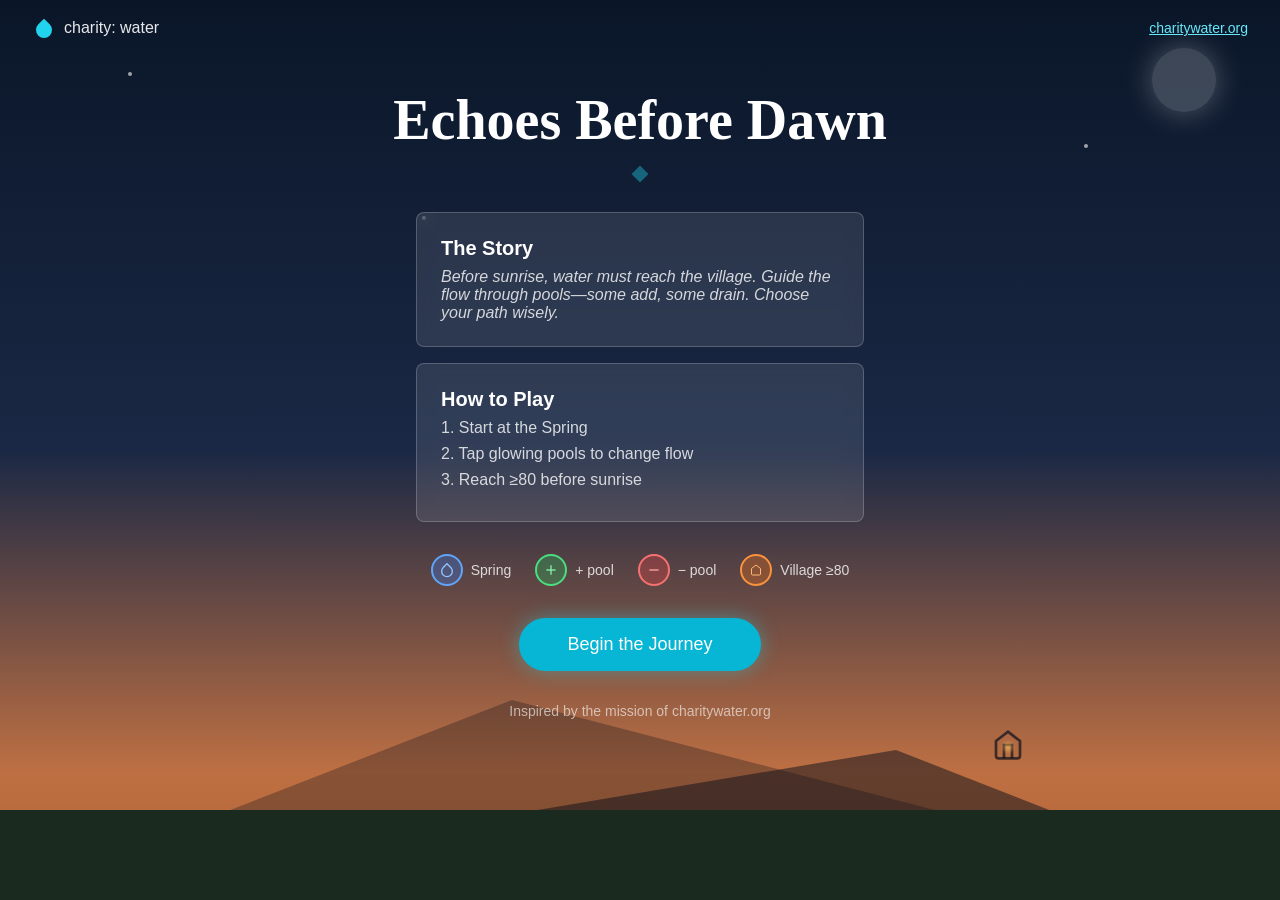
<file: index.html>
<!DOCTYPE html>
<html lang="en">
<head>
    <meta charset="UTF-8">
    <meta name="viewport" content="width=device-width, initial-scale=1.0">
    <title>Echoes Before Dawn</title>
    <link rel="stylesheet" href="styles.css">
</head>
<body>
    <div class="screen start-screen">
        <!-- Background elements -->
        <div class="stars">
            <div class="star" style="top: 8%; left: 10%;"></div>
            <div class="star" style="top: 16%; right: 15%;"></div>
            <div class="star" style="top: 24%; left: 33%;"></div>
        </div>
        
        <div class="moon"></div>
        
        <div class="mountains">
            <div class="mountain back"></div>
            <div class="mountain front"></div>
            <div class="mist"></div>
        </div>
        
        <div class="village">
            <div class="house">
                <svg width="32" height="32" viewBox="0 0 24 24" fill="none" stroke="currentColor" stroke-width="2">
                    <path d="M3 9l9-7 9 7v11a2 2 0 0 1-2 2H5a2 2 0 0 1-2-2z"></path>
                    <polyline points="9 22 9 12 15 12 15 22"></polyline>
                </svg>
                <div class="window-glow"></div>
            </div>
        </div>
        
        <div class="ground"></div>
        
        <!-- Top bar -->
        <div class="top-bar">
            <div class="logo">
                <svg width="24" height="24" viewBox="0 0 24 24" fill="currentColor">
                    <path d="M12 2.69l5.66 5.66a8 8 0 1 1-11.31 0z"></path>
                </svg>
                <span>charity: water</span>
            </div>
            <a href="https://charitywater.org" target="_blank" class="charity-link">charitywater.org</a>
        </div>
        
        <!-- Main content -->
        <div class="content">
            <h1 class="title">Echoes Before Dawn</h1>
            
            <div class="diamond-divider"></div>
            
            <div class="cards">
                <div class="card">
                    <h2>The Story</h2>
                    <p class="italic">Before sunrise, water must reach the village. Guide the flow through pools—some add, some drain. Choose your path wisely.</p>
                </div>
                
                <div class="card">
                    <h2>How to Play</h2>
                    <ol class="how-to-play">
                        <li>1. Start at the Spring</li>
                        <li>2. Tap glowing pools to change flow</li>
                        <li>3. Reach ≥80 before sunrise</li>
                    </ol>
                </div>
            </div>
            
            <div class="legend">
                <div class="legend-item">
                    <div class="icon-circle blue">
                        <svg width="16" height="16" viewBox="0 0 24 24" fill="none" stroke="currentColor" stroke-width="2">
                            <path d="M12 2.69l5.66 5.66a8 8 0 1 1-11.31 0z"></path>
                        </svg>
                    </div>
                    <span>Spring</span>
                </div>
                
                <div class="legend-item">
                    <div class="icon-circle green">
                        <svg width="16" height="16" viewBox="0 0 24 24" fill="none" stroke="currentColor" stroke-width="2">
                            <line x1="12" y1="5" x2="12" y2="19"></line>
                            <line x1="5" y1="12" x2="19" y2="12"></line>
                        </svg>
                    </div>
                    <span>+ pool</span>
                </div>
                
                <div class="legend-item">
                    <div class="icon-circle red">
                        <svg width="16" height="16" viewBox="0 0 24 24" fill="none" stroke="currentColor" stroke-width="2">
                            <line x1="5" y1="12" x2="19" y2="12"></line>
                        </svg>
                    </div>
                    <span>− pool</span>
                </div>
                
                <div class="legend-item">
                    <div class="icon-circle orange">
                        <svg width="12" height="12" viewBox="0 0 24 24" fill="none" stroke="currentColor" stroke-width="2">
                            <path d="M3 9l9-7 9 7v11a2 2 0 0 1-2 2H5a2 2 0 0 1-2-2z"></path>
                        </svg>
                    </div>
                    <span>Village ≥80</span>
                </div>
            </div>
            
            <a href="game.html" class="cta-button">Begin the Journey</a>
            
            <p class="footer-text">Inspired by the mission of charitywater.org</p>
        </div>
    </div>
</body>
</html>
</file>
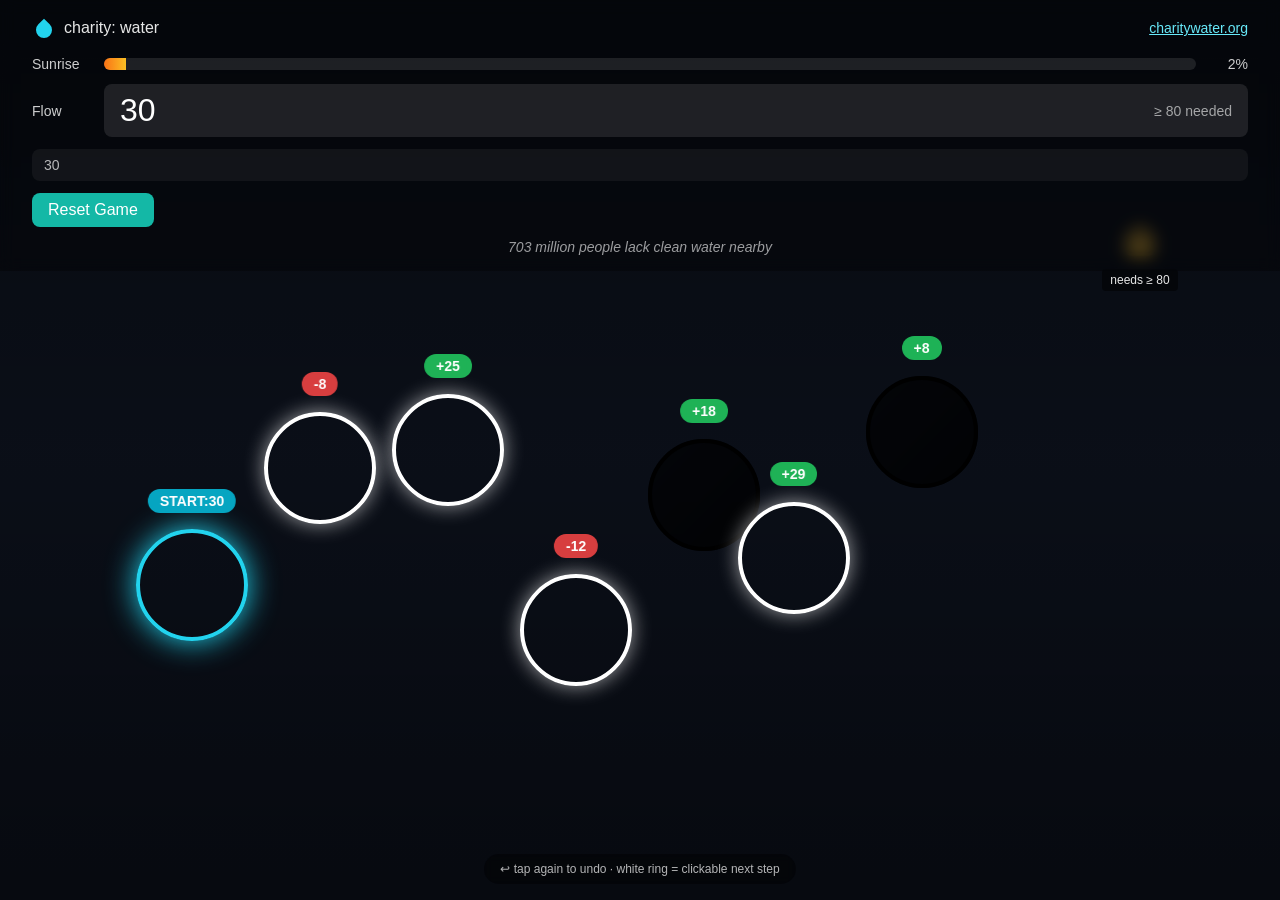
<file: game.html>
<!DOCTYPE html>
<html lang="en">
<head>
    <meta charset="UTF-8">
    <meta name="viewport" content="width=device-width, initial-scale=1.0">
    <title>Echoes Before Dawn - Game</title>
    <link rel="stylesheet" href="styles.css">
</head>
<body>
    <div class="screen game-screen">
        <!-- Background image -->
        <div class="game-background"></div>
        
        <!-- Village -->
        <div class="game-village">
            <div class="house">
                <svg width="32" height="32" viewBox="0 0 24 24" fill="none" stroke="currentColor" stroke-width="2">
                    <path d="M3 9l9-7 9 7v11a2 2 0 0 1-2 2H5a2 2 0 0 1-2-2z"></path>
                    <polyline points="9 22 9 12 15 12 15 22"></polyline>
                </svg>
                <div class="window-glow"></div>
            </div>
            <div class="village-label">needs ≥ 80</div>
        </div>
        
        <!-- Top bar -->
        <div class="top-bar game-top">
            <div class="logo">
                <svg width="24" height="24" viewBox="0 0 24 24" fill="currentColor">
                    <path d="M12 2.69l5.66 5.66a8 8 0 1 1-11.31 0z"></path>
                </svg>
                <span>charity: water</span>
            </div>
            <a href="https://charitywater.org" target="_blank" class="charity-link">charitywater.org</a>
        </div>
        
        <!-- Game UI -->
        <div class="game-ui">
            <!-- Sunrise progress -->
            <div class="ui-row">
                <span class="ui-label">Sunrise</span>
                <div class="progress-bar">
                    <div class="progress-fill" id="sunrise-progress"></div>
                </div>
                <span class="ui-value" id="sunrise-percent">0%</span>
            </div>
            
            <!-- Flow display -->
            <div class="ui-row">
                <span class="ui-label">Flow</span>
                <div class="flow-display">
                    <span class="flow-value" id="flow-value">30</span>
                    <span class="flow-needed">≥ 80 needed</span>
                </div>
            </div>
            
            <!-- Flow chain -->
            <div class="flow-chain">
                <div id="chain-display">30</div>
            </div>
            
            <!-- Reset button -->
            <div class="ui-row">
                <button class="reset-btn" onclick="resetGame()">Reset Game</button>
            </div>
            
            <!-- Fact ticker -->
            <div class="fact-ticker">
                <p id="fact-text">703 million people lack clean water nearby</p>
            </div>
        </div>
        
        <!-- Pool indicators -->
        <svg class="connection-lines" id="connection-lines"></svg>
        <div class="pool-container" id="pool-container"></div>
        
        <!-- Hint text -->
        <div class="hint-text">
            <p>↩ tap again to undo · white ring = clickable next step</p>
        </div>
        
        <!-- Win Modal (hidden) -->
        <div class="modal" id="win-modal">
            <div class="modal-overlay"></div>
            <div class="modal-glow teal"></div>
            <div class="modal-content">
                <div class="modal-emoji">💧</div>
                <h2 class="modal-title gold">Water Flows</h2>
                <p class="modal-story">Amara made it. The village wakes to clean water.</p>
                
                <div class="modal-card">
                    <div class="card-label">Your path · final flow: <span id="final-flow-win">0</span></div>
                    <div class="card-chain" id="final-chain-win"></div>
                </div>
                
                <div class="modal-card impact">
                    <p>$40 gives one person clean water for life. 100,000+ projects funded.</p>
                    <a href="https://charitywater.org" target="_blank">
                        Support the real mission at charitywater.org ↗
                    </a>
                </div>
                
                <div class="modal-buttons">
                    <button class="modal-btn primary" onclick="resetGame()">Play Again</button>
                    <button class="modal-btn secondary" onclick="shareGame()">Share 🔗</button>
                </div>
                
                <a href="index.html" class="back-to-start">← Back to Start</a>
            </div>
        </div>
        
        <!-- Lose Modal (hidden) -->
        <div class="modal" id="lose-modal">
            <div class="modal-overlay"></div>
            <div class="modal-glow sunrise">
                <div class="sun-orb"></div>
            </div>
            <div class="modal-content">
                <div class="modal-emoji">🌅</div>
                <h2 class="modal-title red">Sunrise Came</h2>
                <p class="modal-story">The flow didn't reach the village in time. Amara will try again tomorrow.</p>
                
                <div class="modal-card status">
                    <p>Flow reached <strong id="final-flow-lose">0</strong> — needed <strong>≥ 80</strong></p>
                </div>
                
                <div class="modal-card fact">
                    <p>Women and girls spend 6 hours a day collecting water — away from school.</p>
                </div>
                
                <div class="modal-buttons">
                    <button class="modal-btn primary" onclick="resetGame()">Try Again</button>
                    <a href="https://charitywater.org" target="_blank" class="modal-btn secondary">
                        charitywater.org ↗
                    </a>
                </div>
                
                <a href="index.html" class="back-to-start">← Back to Start</a>
            </div>
        </div>
    </div>

    <script src="game.js"></script>
</body>
</html>
</file>
<file: styles.css>
/* Reset and Base Styles */
* {
    margin: 0;
    padding: 0;
    box-sizing: border-box;
}

body {
    font-family: -apple-system, BlinkMacSystemFont, 'Segoe UI', Roboto, sans-serif;
    overflow-x: hidden;
}

/* Screen Base Styles */
.screen {
    min-height: 100vh;
    width: 100%;
    position: relative;
    overflow: hidden;
}

/* Start Screen */
.start-screen {
    background: linear-gradient(to bottom, #0a1628 0%, #1a2845 50%, #ff8c42 100%);
}

.stars .star {
    position: absolute;
    width: 4px;
    height: 4px;
    background: rgba(255, 255, 255, 0.6);
    border-radius: 50%;
}

.moon {
    position: absolute;
    top: 3rem;
    right: 4rem;
    width: 4rem;
    height: 4rem;
    background: rgba(255, 255, 255, 0.2);
    border-radius: 50%;
    box-shadow: 0 0 30px rgba(255, 255, 255, 0.3);
}

.mountains {
    position: absolute;
    bottom: 0;
    left: 0;
    right: 0;
    height: 40%;
    pointer-events: none;
}

.mountain {
    position: absolute;
    bottom: 0;
    width: 0;
    height: 0;
}

.mountain.back {
    border-left: 40vw solid transparent;
    border-right: 60vw solid transparent;
    border-bottom: 200px solid #0a0f1a;
    left: 0;
    opacity: 0.3;
}

.mountain.front {
    border-left: 70vw solid transparent;
    border-right: 30vw solid transparent;
    border-bottom: 150px solid #0a0f1a;
    right: 0;
    opacity: 0.5;
}

.mist {
    position: absolute;
    bottom: 0;
    left: 0;
    right: 0;
    height: 8rem;
    background: linear-gradient(to top, rgba(10, 15, 26, 0.4), transparent);
}

.village {
    position: absolute;
    bottom: 15%;
    right: 20%;
    z-index: 10;
}

.house {
    position: relative;
    color: rgba(10, 15, 26, 0.7);
}

.window-glow {
    position: absolute;
    top: 50%;
    left: 50%;
    transform: translate(-50%, -50%);
    width: 8px;
    height: 8px;
    background: rgba(255, 200, 100, 0.6);
    border-radius: 2px;
    filter: blur(2px);
}

.ground {
    position: absolute;
    bottom: 0;
    left: 0;
    right: 0;
    height: 10%;
    background: #1a2a1f;
}

.top-bar {
    position: relative;
    z-index: 20;
    display: flex;
    justify-content: space-between;
    align-items: center;
    padding: 1rem 2rem;
}

.logo {
    display: flex;
    align-items: center;
    gap: 0.5rem;
    color: rgba(255, 255, 255, 0.9);
}

.logo svg {
    color: #22d3ee;
}

.charity-link {
    color: #67e8f9;
    text-decoration: underline;
    font-size: 0.875rem;
}

.charity-link:hover {
    color: #a5f3fc;
}

.content {
    position: relative;
    z-index: 20;
    display: flex;
    flex-direction: column;
    align-items: center;
    padding: 2rem 1rem 5rem;
}

.title {
    font-size: 3.5rem;
    color: white;
    text-align: center;
    font-family: Georgia, serif;
    margin-bottom: 1rem;
}

.diamond-divider {
    width: 12px;
    height: 12px;
    background: rgba(34, 211, 238, 0.4);
    transform: rotate(45deg);
    margin-bottom: 2rem;
}

.cards {
    width: 100%;
    max-width: 28rem;
    display: flex;
    flex-direction: column;
    gap: 1rem;
    margin-bottom: 2rem;
}

.card {
    background: rgba(255, 255, 255, 0.1);
    backdrop-filter: blur(8px);
    border: 1px solid rgba(255, 255, 255, 0.2);
    border-radius: 0.5rem;
    padding: 1.5rem;
}

.card h2 {
    color: white;
    font-size: 1.25rem;
    margin-bottom: 0.5rem;
}

.card p {
    color: rgba(255, 255, 255, 0.8);
}

.italic {
    font-style: italic;
}

.how-to-play {
    list-style: none;
    color: rgba(255, 255, 255, 0.8);
}

.how-to-play li {
    margin-bottom: 0.5rem;
}

.legend {
    display: flex;
    flex-wrap: wrap;
    gap: 1.5rem;
    justify-content: center;
    margin-bottom: 2rem;
    padding: 0 1rem;
}

.legend-item {
    display: flex;
    align-items: center;
    gap: 0.5rem;
}

.icon-circle {
    width: 2rem;
    height: 2rem;
    border-radius: 50%;
    display: flex;
    align-items: center;
    justify-content: center;
    border: 2px solid;
}

.icon-circle.blue {
    background: rgba(59, 130, 246, 0.3);
    border-color: #60a5fa;
    color: #93c5fd;
}

.icon-circle.green {
    background: rgba(34, 197, 94, 0.3);
    border-color: #4ade80;
    color: #86efac;
}

.icon-circle.red {
    background: rgba(239, 68, 68, 0.3);
    border-color: #f87171;
    color: #fca5a5;
}

.icon-circle.orange {
    background: rgba(249, 115, 22, 0.3);
    border-color: #fb923c;
    color: #fdba74;
}

.legend-item span {
    color: rgba(255, 255, 255, 0.8);
    font-size: 0.875rem;
}

.cta-button {
    display: inline-block;
    padding: 1rem 3rem;
    background: #06b6d4;
    color: white;
    text-decoration: none;
    border-radius: 9999px;
    font-size: 1.125rem;
    box-shadow: 0 0 20px rgba(34, 211, 238, 0.4);
    transition: background 0.2s;
}

.cta-button:hover {
    background: #22d3ee;
}

.footer-text {
    color: rgba(255, 255, 255, 0.6);
    font-size: 0.875rem;
    text-align: center;
    margin-top: 2rem;
}

/* Game Screen */
.game-screen {
    background: #111827;
}

.game-background {
    position: absolute;
    inset: 0;
    background: url('https://images.unsplash.com/photo-1674240471461-8953b093444d?crop=entropy&cs=tinysrgb&fit=max&fm=jpg&ixid=M3w3Nzg4Nzd8MHwxfHNlYXJjaHwxfHxuYXR1cmFsJTIwc3RvbmUlMjB3YXRlciUyMHBvb2xzJTIwbGFuZHNjYXBlJTIwZGF3bnxlbnwxfHx8fDE3NzE4MTM5MDJ8MA&ixlib=rb-4.1.0&q=80&w=1080') center/cover;
}

.game-background::after {
    content: '';
    position: absolute;
    inset: 0;
    background: linear-gradient(to bottom, rgba(0,0,0,0.6), rgba(0,0,0,0.4), rgba(0,0,0,0.6));
}

.game-background.blurred {
    filter: blur(4px);
}

.game-village {
    position: absolute;
    top: 25%;
    right: 8%;
    z-index: 10;
    display: flex;
    flex-direction: column;
    align-items: center;
}

.game-village .house {
    color: rgba(251, 191, 36, 0.8);
    margin-bottom: 0.5rem;
}

.village-label {
    font-size: 0.75rem;
    color: rgba(255, 255, 255, 0.9);
    background: rgba(0, 0, 0, 0.5);
    padding: 0.25rem 0.5rem;
    border-radius: 0.25rem;
    backdrop-filter: blur(4px);
}

.game-top {
    background: rgba(0, 0, 0, 0.3);
    backdrop-filter: blur(8px);
}

.game-ui {
    position: relative;
    z-index: 20;
    padding: 0 2rem 1rem;
    background: rgba(0, 0, 0, 0.3);
    backdrop-filter: blur(8px);
    display: flex;
    flex-direction: column;
    gap: 0.75rem;
}

.ui-row {
    display: flex;
    align-items: center;
    gap: 0.75rem;
}

.ui-label {
    color: rgba(255, 255, 255, 0.8);
    font-size: 0.875rem;
    min-width: 60px;
}

.progress-bar {
    flex: 1;
    height: 0.75rem;
    background: rgba(255, 255, 255, 0.1);
    border-radius: 9999px;
    overflow: hidden;
}

.progress-fill {
    height: 100%;
    background: linear-gradient(to right, #f97316, #fbbf24);
    width: 0%;
    transition: width 0.3s;
}

.ui-value {
    color: rgba(255, 255, 255, 0.8);
    font-size: 0.875rem;
    min-width: 40px;
    text-align: right;
}

.flow-display {
    flex: 1;
    background: rgba(255, 255, 255, 0.1);
    border-radius: 0.5rem;
    padding: 0.5rem 1rem;
    display: flex;
    justify-content: space-between;
    align-items: center;
}

.flow-value {
    font-size: 2rem;
    color: white;
}

.flow-needed {
    font-size: 0.875rem;
    color: rgba(255, 255, 255, 0.6);
}

.flow-chain {
    background: rgba(255, 255, 255, 0.05);
    border-radius: 0.5rem;
    padding: 0.5rem 0.75rem;
    overflow-x: auto;
}

.flow-chain div {
    color: rgba(255, 255, 255, 0.7);
    font-size: 0.875rem;
    white-space: nowrap;
}

.fact-ticker {
    text-align: center;
}

.fact-ticker p {
    color: rgba(255, 255, 255, 0.6);
    font-size: 0.875rem;
    font-style: italic;
}

.connection-lines {
    position: absolute;
    inset: 0;
    z-index: 14;
    pointer-events: none;
}

.pool-container {
    position: absolute;
    inset: 0;
    z-index: 15;
}

.pool {
    position: absolute;
    transform: translate(-50%, -50%);
    width: 7rem;
    height: 7rem;
    border-radius: 50%;
    cursor: pointer;
    transition: all 0.3s;
}

.pool.locked {
    cursor: not-allowed;
}

.pool-overlay {
    position: absolute;
    inset: 0;
    border-radius: 50%;
}

.pool.locked .pool-overlay {
    background: linear-gradient(135deg, rgba(0,0,0,0.6), rgba(0,0,0,0.8));
    backdrop-filter: blur(1px);
}

.pool-ring {
    position: absolute;
    inset: 0;
    border-radius: 50%;
    border: 4px solid;
}

.pool.tapped .pool-ring {
    border-color: #14b8a6;
    box-shadow: 0 0 25px rgba(20, 184, 166, 0.8);
}

.pool.clickable .pool-ring {
    border-color: white;
    box-shadow: 0 0 20px rgba(255, 255, 255, 0.6);
    animation: pulse-ring 2s infinite;
}

.pool.spring .pool-ring {
    border-color: #22d3ee;
    box-shadow: 0 0 30px rgba(34, 211, 238, 1);
    animation: glow-pulse 2s infinite;
}

@keyframes pulse-ring {
    0%, 100% { transform: scale(1); opacity: 0.8; }
    50% { transform: scale(1.15); opacity: 0.4; }
}

@keyframes glow-pulse {
    0%, 100% { box-shadow: 0 0 30px rgba(34, 211, 238, 1); }
    50% { box-shadow: 0 0 40px rgba(34, 211, 238, 0.8); }
}

.pool-checkmark {
    position: absolute;
    top: -0.5rem;
    right: -0.5rem;
    width: 2rem;
    height: 2rem;
    background: #14b8a6;
    border: 2px solid white;
    border-radius: 50%;
    display: flex;
    align-items: center;
    justify-content: center;
    box-shadow: 0 2px 8px rgba(0, 0, 0, 0.3);
}

.pool-checkmark svg {
    width: 1rem;
    height: 1rem;
    color: white;
}

.pool-value {
    position: absolute;
    top: -2.5rem;
    left: 50%;
    transform: translateX(-50%);
    padding: 0.25rem 0.75rem;
    border-radius: 9999px;
    font-weight: bold;
    font-size: 0.875rem;
    backdrop-filter: blur(4px);
    white-space: nowrap;
}

.pool-value.positive {
    background: rgba(34, 197, 94, 0.9);
    color: white;
}

.pool-value.negative {
    background: rgba(239, 68, 68, 0.9);
    color: white;
}

.pool-value.spring {
    background: rgba(6, 182, 212, 0.9);
    color: white;
}

.hint-text {
    position: absolute;
    bottom: 1rem;
    left: 0;
    right: 0;
    z-index: 20;
    text-align: center;
}

.hint-text p {
    display: inline-block;
    color: rgba(255, 255, 255, 0.7);
    font-size: 0.75rem;
    background: rgba(0, 0, 0, 0.4);
    backdrop-filter: blur(4px);
    padding: 0.5rem 1rem;
    border-radius: 9999px;
}

/* Modals */
.modal {
    position: fixed;
    inset: 0;
    z-index: 50;
    display: none;
    align-items: center;
    justify-content: center;
    padding: 1rem;
}

.modal.active {
    display: flex;
}

.modal-overlay {
    position: absolute;
    inset: 0;
    background: rgba(0, 0, 0, 0.6);
    backdrop-filter: blur(8px);
}

.modal-glow {
    position: absolute;
    inset: 0;
    pointer-events: none;
}

.modal-glow.teal {
    background: radial-gradient(circle at center, rgba(20, 184, 166, 0.3), transparent 60%);
}

.modal-glow.sunrise {
    background: linear-gradient(to top, rgba(251, 146, 60, 0.5), rgba(250, 204, 21, 0.3), transparent);
}

.sun-orb {
    position: absolute;
    bottom: 10%;
    left: 50%;
    transform: translateX(-50%);
    width: 12rem;
    height: 12rem;
    background: radial-gradient(circle, rgba(250, 204, 21, 0.8), rgba(251, 146, 60, 0.6));
    border-radius: 50%;
    filter: blur(60px);
}

.modal-content {
    position: relative;
    background: linear-gradient(to bottom, rgba(255,255,255,0.95), rgba(255,255,255,0.9));
    backdrop-filter: blur(20px);
    border-radius: 1rem;
    padding: 2rem;
    max-width: 28rem;
    width: 100%;
    box-shadow: 0 25px 50px -12px rgba(0, 0, 0, 0.5);
}

.modal-emoji {
    text-align: center;
    font-size: 4rem;
    margin-bottom: 1rem;
}

.modal-title {
    text-align: center;
    font-size: 2.5rem;
    font-family: Georgia, serif;
    margin-bottom: 1rem;
}

.modal-title.gold {
    color: #d4af37;
}

.modal-title.red {
    color: #ff6b6b;
}

.modal-story {
    text-align: center;
    color: #374151;
    font-style: italic;
    margin-bottom: 1.5rem;
}

.modal-card {
    background: #f9fafb;
    border: 1px solid #d1d5db;
    border-radius: 0.5rem;
    padding: 1rem;
    margin-bottom: 1rem;
}

.modal-card.impact {
    background: #fef3c7;
    border: 2px solid #fbbf24;
}

.modal-card.status {
    background: #fee2e2;
    border: 2px solid #f87171;
}

.modal-card.fact {
    background: #dbeafe;
    border: 2px solid #60a5fa;
}

.modal-card p {
    color: #1f2937;
    font-size: 0.875rem;
    margin-bottom: 0.5rem;
}

.modal-card p:last-child {
    margin-bottom: 0;
}

.modal-card a {
    color: #0891b2;
    font-size: 0.875rem;
    text-decoration: none;
}

.modal-card a:hover {
    color: #0e7490;
}

.card-label {
    color: #6b7280;
    font-size: 0.875rem;
    margin-bottom: 0.5rem;
}

.card-chain {
    color: #1f2937;
    font-size: 0.875rem;
    overflow-x: auto;
    white-space: nowrap;
}

.modal-buttons {
    display: flex;
    gap: 0.75rem;
}

.modal-btn {
    flex: 1;
    padding: 0.75rem;
    border-radius: 0.5rem;
    border: none;
    font-size: 1rem;
    cursor: pointer;
    transition: all 0.2s;
    text-align: center;
    text-decoration: none;
    display: flex;
    align-items: center;
    justify-content: center;
}

.modal-btn.primary {
    background: #14b8a6;
    color: white;
}

.modal-btn.primary:hover {
    background: #0d9488;
}

.modal-btn.secondary {
    background: transparent;
    border: 2px solid #14b8a6;
    color: #0d9488;
}

.modal-btn.secondary:hover {
    background: #f0fdfa;
}

.reset-btn {
    background: #14b8a6;
    color: white;
    border: none;
    padding: 0.5rem 1rem;
    border-radius: 0.5rem;
    font-size: 1rem;
    cursor: pointer;
    transition: background 0.2s;
}

.reset-btn:hover {
    background: #0d9488;
}

.back-to-start {
    display: block;
    text-align: center;
    margin-top: 1rem;
    color: #6b7280;
    text-decoration: none;
    font-size: 0.875rem;
    transition: color 0.2s;
}

.back-to-start:hover {
    color: #0891b2;
}

/* Responsive */
@media (max-width: 768px) {
    .title {
        font-size: 2rem;
    }
    
    .moon {
        width: 3rem;
        height: 3rem;
        right: 2rem;
    }
    
    .top-bar {
        padding: 1rem;
    }
    
    .logo span, .charity-link {
        font-size: 0.75rem;
    }
    
    .card {
        padding: 1rem;
    }
    
    .legend {
        gap: 0.75rem;
    }
    
    .legend-item span {
        font-size: 0.625rem;
    }
    
    .icon-circle {
        width: 1.75rem;
        height: 1.75rem;
    }
    
    .cta-button {
        padding: 0.75rem 2rem;
        font-size: 1rem;
    }
    
    .how-to-play {
        font-size: 0.875rem;
    }
    
    .game-ui {
        padding: 0 0.75rem 0.75rem;
        gap: 0.5rem;
    }
    
    .ui-label {
        font-size: 0.625rem;
        min-width: 50px;
    }
    
    .progress-bar {
        height: 0.5rem;
    }
    
    .ui-value {
        font-size: 0.625rem;
        min-width: 35px;
    }
    
    .flow-value {
        font-size: 1.5rem;
    }
    
    .flow-needed {
        font-size: 0.625rem;
    }
    
    .flow-chain div, .fact-ticker p {
        font-size: 0.625rem;
    }
    
    .pool {
        width: 4rem;
        height: 4rem;
    }
    
    .pool-value {
        top: -1.75rem;
        font-size: 0.625rem;
        padding: 0.125rem 0.5rem;
    }
    
    .pool-checkmark {
        width: 1.25rem;
        height: 1.25rem;
    }
    
    .pool-checkmark svg {
        width: 0.625rem;
        height: 0.625rem;
    }
    
    .hint-text p {
        font-size: 0.625rem;
        padding: 0.375rem 0.75rem;
    }
    
    .modal-content {
        padding: 1.25rem;
    }
    
    .modal-emoji {
        font-size: 3rem;
    }
    
    .modal-title {
        font-size: 1.75rem;
    }
    
    .modal-story {
        font-size: 0.875rem;
    }
    
    .modal-card {
        padding: 0.75rem;
    }
    
    .modal-btn {
        padding: 0.625rem;
        font-size: 0.875rem;
    }
}

/* Confetti Effect */
.confetti {
    position: fixed;
    top: -10px;
    z-index: 1000;
    pointer-events: none;
    animation: fall linear infinite;
}

.confetti:nth-child(odd) {
    animation-duration: 3s;
}

.confetti:nth-child(even) {
    animation-duration: 4s;
}

.confetti:nth-child(3n) {
    animation-duration: 2.5s;
}

@keyframes fall {
    0% {
        transform: translateY(-100vh) rotate(0deg);
    }
    100% {
        transform: translateY(100vh) rotate(360deg);
    }
}
</file>
